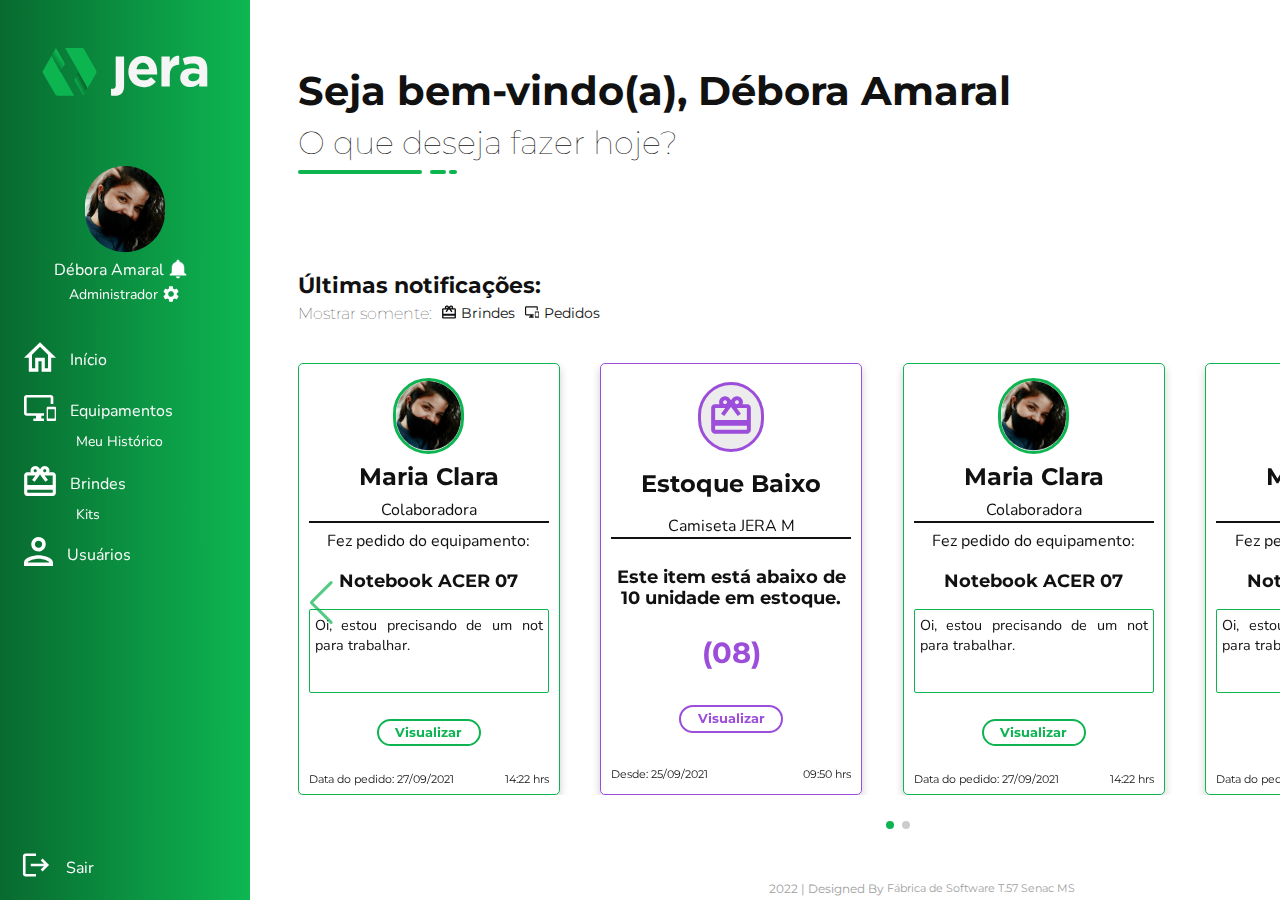
<file: main_content/index.html>
<!DOCTYPE html>
<html lang="en">
<head>
    <meta charset="UTF-8">
    <meta http-equiv="X-UA-Compatible" content="IE=edge">
    <meta name="viewport" content="width=device-width, initial-scale=1.0">
    <link href="https://fonts.googleapis.com/css2?family=Montserrat&display=swap" rel="stylesheet">
    <link href="https://fonts.googleapis.com/css2?family=Nunito&display=swap" rel="stylesheet">
    <link rel="icon" type="image/x-icon" href="../sidebar/imgs/favicon.svg">
    <link rel="stylesheet" href="style.css">
    <link rel="stylesheet" href="https://unpkg.com/swiper@8/swiper-bundle.min.css"/>
    <link rel="stylesheet" href="https://cdnjs.cloudflare.com/ajax/libs/font-awesome/6.1.1/css/all.min.css" integrity="sha512-KfkfwYDsLkIlwQp6LFnl8zNdLGxu9YAA1QvwINks4PhcElQSvqcyVLLD9aMhXd13uQjoXtEKNosOWaZqXgel0g==" crossorigin="anonymous" referrerpolicy="no-referrer" />
    <title>Início</title>
</head>
<body> 
    <header>
        <div class="container-welcome">
            <div class="welcome-userName">
                <h1 id="welcome">Seja bem-vindo(a),&#160;</h1>
                <h1 id="userName">Débora Amaral</h1>
            </div>
            <div class="interrogacao">
                <h2 id="interrogacao">O que deseja fazer hoje?</h2>
            </div>
            <div class="barrasVerde">
                <div class="barra1"></div>
                <div class="barra2"></div>
                <div class="barra3"></div>
            </div>
        </div>
    </header>
    <iframe src="../sidebar/index.html"></iframe>
    <section class="container-content">
        <div class="titulo-filtro">
            <h1 id="ult-not">Últimas notificações:</h1>
            <div class="filtro">
                <h2 id="mostrar-somente">Mostrar somente:</h2>
                <nav>
                    <ul>
                        <li>
                            <div class="icons-filtro">
                                <img src="imgs/brindes.svg" alt="icone brindes">
                            </div>
                            <a href="#" id="brindes">Brindes</a>
                        </li>
                        <li>
                            <div class="icons-filtro">
                                <img src="imgs/pedidos.svg" alt="icone pedidos">
                            </div>
                            <a href="#" id="pedidos">Pedidos</a>
                        </li>
                    </ul>
                </nav>
            </div>
        </div>
        <div class="carrossel">
            <div class="swiper mySwiper container">
                <div class="swiper-wrapper content">
                    <div class="swiper-slide card">
                        <div class="cardEquip">
                            <img src="../sidebar/imgs/minha_fota.png" alt="Foto Usuário" id="fotoPerfil">
                            <h1 id="userName-card" name="userName">Maria Clara</h1>
                            <p id="userLevel" name="userLevel">Colaboradora</p>
                            <p id="fezPedido">Fez pedido do equipamento:</p>
                            <h2 id="nomeEquip" name="nomeEquip">Notebook ACER 07</h2>
                            <p id="mensagemColab" name="mensagemColab">Oi, estou precisando de um not para trabalhar.</p>
                            <button class="equip-visualizarNot">Visualizar</button>
                            <div class="data-hora-pedido">
                                <div class="dataPedido">
                                    <p id="dataPedido">Data do pedido:&nbsp;</p>
                                    <p id="dataPedido" name="dataPedido">27/09/2021</p>
                                </div>
                                <div class="horaPedido">
                                    <p id="horaPedido" name="horaPedido">14:22&nbsp;</p>
                                    <p id="horaPedido">hrs</p>
                                </div>
                            </div>
                        </div>
                    </div>
                    <div class="swiper-slide card">
                        <div class="cardBrinde">
                            <div class="brindeCard">
                                <img src="imgs/brindesCard.svg" alt="Brindes Icone">
                            </div>
                            <h1 id="estoqueBaixo">Estoque Baixo</h1>
                            <p id="nomeBrinde" name="nomeBrinde">Camiseta JERA M</p>
                            <h2 id="mensagemEstoque">Este item está abaixo de 10 unidade em estoque.</h2>
                            <p id="qntBrinde" name="qntBrinde">(08)</p>
                            <button class="brinde-visualizarNot">Visualizar</button>
                            <div class="data-hora-pedido">
                                <div class="dataPedido">
                                    <p id="dataPedido">Desde:&nbsp;</p>
                                    <p id="dataPedido" name="dataPedido">25/09/2021</p>
                                </div>
                                <div class="horaPedido">
                                    <p id="horaPedido" name="horaPedido">09:50&nbsp;</p>
                                    <p id="horaPedido">hrs</p>
                                </div>
                            </div>
                        </div>
                    </div>
                    <div class="swiper-slide card">
                        <div class="cardEquip">
                            <img src="../sidebar/imgs/minha_fota.png" alt="Foto Usuário" id="fotoPerfil">
                            <h1 id="userName-card" name="userName">Maria Clara</h1>
                            <p id="userLevel" name="userLevel">Colaboradora</p>
                            <p id="fezPedido">Fez pedido do equipamento:</p>
                            <h2 id="nomeEquip" name="nomeEquip">Notebook ACER 07</h2>
                            <p id="mensagemColab" name="mensagemColab">Oi, estou precisando de um not para trabalhar.</p>
                            <button class="equip-visualizarNot">Visualizar</button>
                            <div class="data-hora-pedido">
                                <div class="dataPedido">
                                    <p id="dataPedido">Data do pedido:&nbsp;</p>
                                    <p id="dataPedido" name="dataPedido">27/09/2021</p>
                                </div>
                                <div class="horaPedido">
                                    <p id="horaPedido" name="horaPedido">14:22&nbsp;</p>
                                    <p id="horaPedido">hrs</p>
                                </div>
                            </div>
                        </div>
                    </div>
                    <div class="swiper-slide card">
                        <div class="cardEquip">
                            <img src="../sidebar/imgs/minha_fota.png" alt="Foto Usuário" id="fotoPerfil">
                            <h1 id="userName-card" name="userName">Maria Clara</h1>
                            <p id="userLevel" name="userLevel">Colaboradora</p>
                            <p id="fezPedido">Fez pedido do equipamento:</p>
                            <h2 id="nomeEquip" name="nomeEquip">Notebook ACER 07</h2>
                            <p id="mensagemColab" name="mensagemColab">Oi, estou precisando de um not para trabalhar.</p>
                            <button class="equip-visualizarNot">Visualizar</button>
                            <div class="data-hora-pedido">
                                <div class="dataPedido">
                                    <p id="dataPedido">Data do pedido:&nbsp;</p>
                                    <p id="dataPedido" name="dataPedido">27/09/2021</p>
                                </div>
                                <div class="horaPedido">
                                    <p id="horaPedido" name="horaPedido">14:22&nbsp;</p>
                                    <p id="horaPedido">hrs</p>
                                </div>
                            </div>
                        </div>
                    </div>
                    <div class="swiper-slide card">
                        <div class="cardEquip">
                            <img src="../sidebar/imgs/minha_fota.png" alt="Foto Usuário" id="fotoPerfil">
                            <h1 id="userName-card" name="userName">Maria Clara</h1>
                            <p id="userLevel" name="userLevel">Colaboradora</p>
                            <p id="fezPedido">Fez pedido do equipamento:</p>
                            <h2 id="nomeEquip" name="nomeEquip">Notebook ACER 07</h2>
                            <p id="mensagemColab" name="mensagemColab">Oi, estou precisando de um not para trabalhar.</p>
                            <button class="equip-visualizarNot">Visualizar</button>
                            <div class="data-hora-pedido">
                                <div class="dataPedido">
                                    <p id="dataPedido">Data do pedido:&nbsp;</p>
                                    <p id="dataPedido" name="dataPedido">27/09/2021</p>
                                </div>
                                <div class="horaPedido">
                                    <p id="horaPedido" name="horaPedido">14:22&nbsp;</p>
                                    <p id="horaPedido">hrs</p>
                                </div>
                            </div>
                        </div>
                    </div>
                    <div class="swiper-slide card">
                        <div class="cardEquip">
                            <img src="../sidebar/imgs/minha_fota.png" alt="Foto Usuário" id="fotoPerfil">
                            <h1 id="userName-card" name="userName">Maria Clara</h1>
                            <p id="userLevel" name="userLevel">Colaboradora</p>
                            <p id="fezPedido">Fez pedido do equipamento:</p>
                            <h2 id="nomeEquip" name="nomeEquip">Notebook ACER 07</h2>
                            <p id="mensagemColab" name="mensagemColab">Oi, estou precisando de um not para trabalhar.</p>
                            <button class="equip-visualizarNot">Visualizar</button>
                            <div class="data-hora-pedido">
                                <div class="dataPedido">
                                    <p id="dataPedido">Data do pedido:&nbsp;</p>
                                    <p id="dataPedido" name="dataPedido">27/09/2021</p>
                                </div>
                                <div class="horaPedido">
                                    <p id="horaPedido" name="horaPedido">14:22&nbsp;</p>
                                    <p id="horaPedido">hrs</p>
                                </div>
                            </div>
                        </div>
                    </div>
                </div>
            </div>
                <div class="swiper-button-next"></div>
                <div class="swiper-button-prev"></div>
                <div class="swiper-pagination"></div>
        </div>
    </section>
    <script src="https://unpkg.com/swiper@8/swiper-bundle.min.js"></script>
    <script>
        var swiper = new Swiper(".mySwiper", {
            slidesPerView:4,
            spaceBetween:10,
            slidesPerGroup:4,
            loop: true,
            loopFillGroupWithBlank: true,
            pagination: {
                el:".swiper-pagination",
                clickable: true,
            },
            navigation:{
                nextEl: ".swiper-button-next",
                prevEl: ".swiper-button-prev",
            },
        })
    </script>
    <footer>
        <p id="ano-designedBy"> 2022 | Designed By&nbsp;</p>
        <a href="#" id="fabricaSoftware">Fábrica de Software T.57&#160;</a>
        <a href="https://www.ms.senac.br/" target="_blank" id="fabricaSoftware">Senac MS</a>
    </footer>
</body>
</html>
</file>
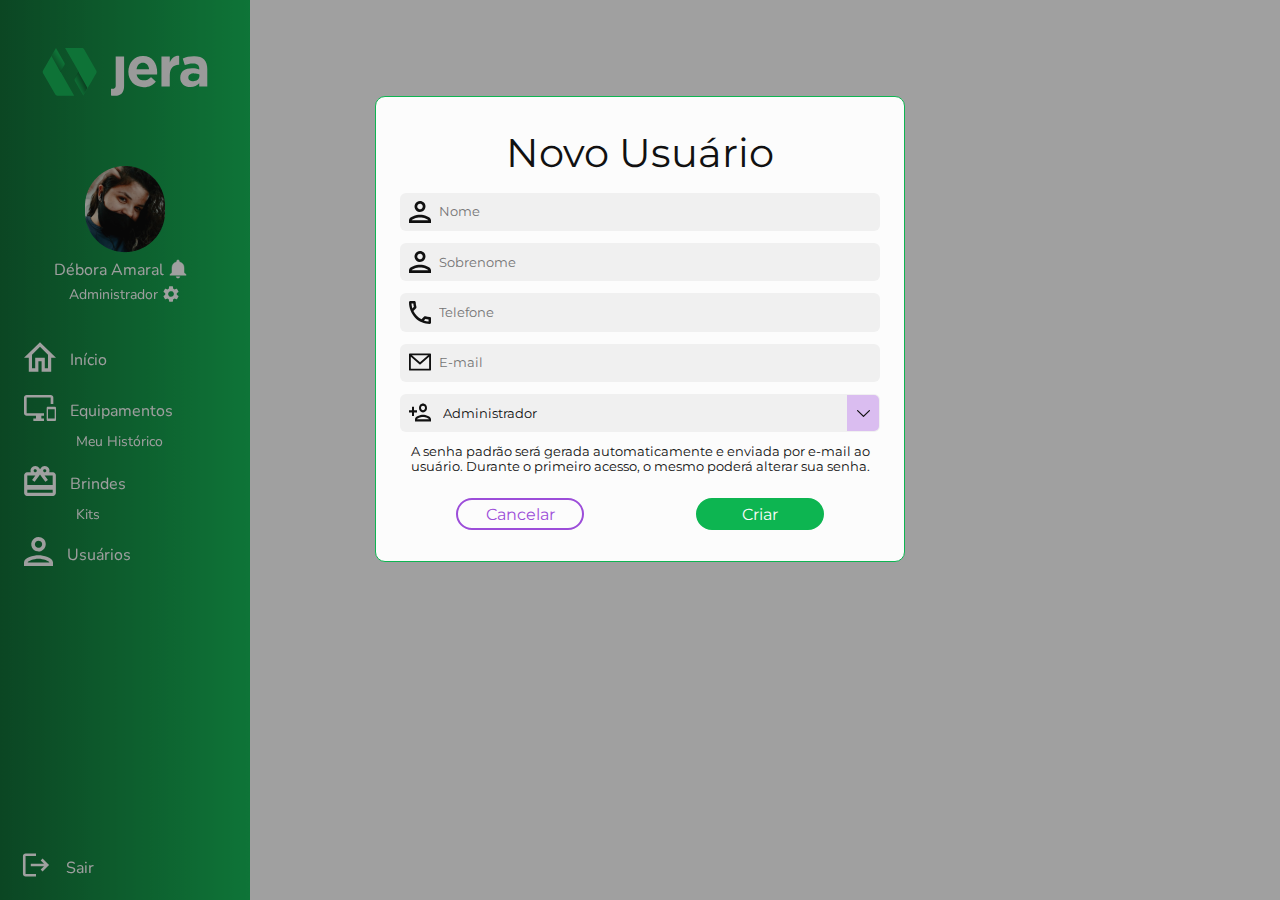
<file: newUser/index.html>
<!DOCTYPE html>
<html lang="en">
<head>
    <meta charset="UTF-8">
    <meta http-equiv="X-UA-Compatible" content="IE=edge">
    <meta name="viewport" content="width=device-width, initial-scale=1.0">
    <title>Novo Usuário</title>
    <link rel="stylesheet" href="style.css">
    <link href="https://fonts.googleapis.com/css2?family=Montserrat&display=swap" rel="stylesheet">
    <link rel="icon" type="image/x-icon" href="../sidebar/imgs/favicon.svg">
</head>
<body>
    <div class="sidebar">
        <iframe src="../sidebar/index.html" allowtransparency="yes"></iframe>
    </div>
    <div class="main-container">
        <main class="container-popup">
            <form class="form-newUser">
                <span class="newUser-form-title">
                    Novo Usuário
                </span>
                <div class="form-input">
                    <div class="icons">
                        <img src="imgs/userIcon.svg" id="icon" alt="Icone Nome">
                    </div>
                    <input class="input-newUser" type="text" id="nome" name="nome" placeholder="Nome" autocomplete="off">
                </div>
                <div class="form-input">
                    <div class="icons">
                        <img src="imgs/userIcon.svg" id="icon" alt="Icone Sobrenome">
                    </div>
                    <input class="input-newUser" type="text" id="sobrenome" name="sobrenome" placeholder="Sobrenome" autocomplete="off">
                </div>
                <div class="form-input">
                    <div class="icons">
                        <img src="imgs/telIcon.svg" id="icon" alt="Icone Telefone">
                    </div>
                    <input class="input-newUser" type="tel" id="telefone" name="telefone" placeholder="Telefone" autocomplete="off">
                </div>
                <div class="form-input">
                    <div class="icons">
                        <img src="imgs/emailIcon.svg" id="icon-widthBigger" alt="Icone E-mail">
                    </div>
                    <input class="input-newUser" type="email" id="email" name="email" placeholder="E-mail" autocomplete="off">
                </div>
                <div class="form-input">
                    <div class="icons">
                        <img src="imgs/nivelUserIcon.svg" id="icon-widthBigger" alt="Icone Perfil do Usuário">
                    </div>
                    <select class="nivelUsuario" id="nivelUsuario" name="nivelUsuario" placeholder="Nível do Usuário">
                        <option value="administrador">Administrador</option>
                        <option value="colaborador">Colaborador</option>
                        <option value="gestor">Gestor</option>
                    </select>
                    <span class="custom-arrow"></span>
                </div>
                <p id="aviso">A senha padrão será gerada automaticamente e enviada por e-mail ao usuário. Durante o primeiro acesso, o mesmo poderá alterar sua senha.</p>
                <div class="btns-cancelar-criar">
                    <button class="btn-cancelar">
                        Cancelar
                    </button>
                    <button class="btn-criar">
                        Criar
                    </button>
                </div>
            </form>
        </main>
    </div>
</body>
</html>
</file>
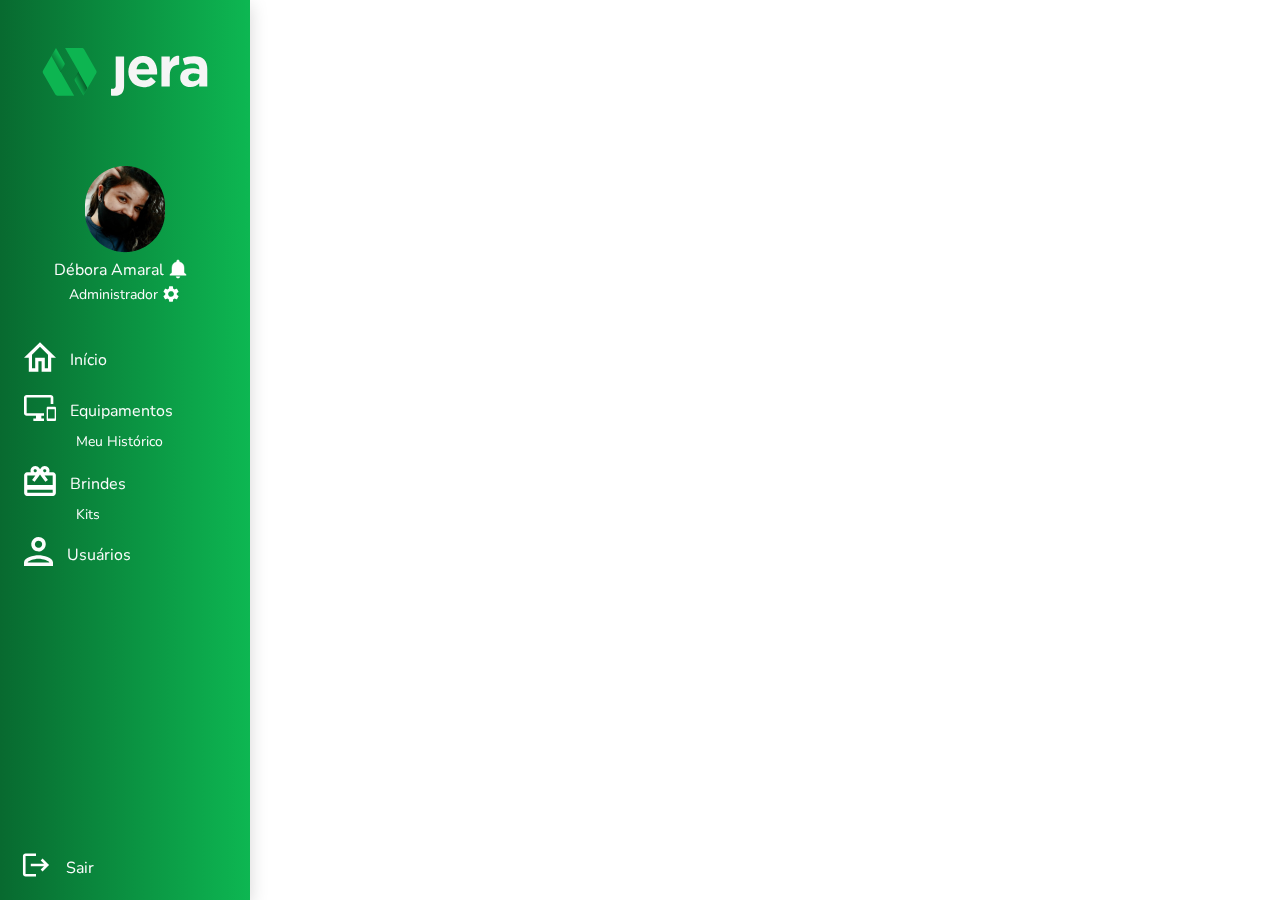
<file: sidebar/index.html>
<!DOCTYPE html>
<html lang="en">
<head>
    <meta charset="UTF-8">
    <meta http-equiv="X-UA-Compatible" content="IE=edge">
    <meta name="viewport" content="width=device-width, initial-scale=1.0">
    <title>Jera Sidebar</title>
    <link rel="stylesheet" href="style.css">
    <link rel="icon" type="image/x-icon" href="imgs/favicon.svg">
    <link href="https://fonts.googleapis.com/css2?family=Nunito&display=swap" rel="stylesheet">
</head>
<body>
    <aside class="sidebar">
        <nav>
            <div class="logo">
                <img src="imgs/logo.svg" alt="Logo" width="172px" height="48px">
            </div>
            <div class="perfil">
                <a href="#">
                    <img id="fotoPerfil" src="imgs/minha_fota.png" alt="Foto de Perfil">
                </a> 
                <div class="nome-sino">
                    <a href="#" id="userName">Débora Amaral</a>
                    <div class="sino-notificacao">
                        <a href="#"><img src="imgs/notificacao.svg" alt="Sino de Notificação" id="iconSino"></a>
                    </div>
                </div>
                <div class="nivel-engrenagem">
                    <p2 id="userLevel">Administrador</p2>
                    <div class="engrenagem">
                        <a href="#"><img src="imgs/engrenagem.svg" alt="Engrenagem" id="iconEngrenagem"></a>
                    </div>
                </div>
            </div>
            <div class="menu">
                <ul>
                    <li id="inicio">
                        <div class="inicio">
                            <img id="icons" src="imgs/home.svg" alt="Início" width="32px" height="32px">
                        </div>
                        <a href="../main_content/index.html" id="menu-a">Início</a>
                    </li>
                    <li>
                        <div>
                            <img id="icons" src="imgs/equipamento.svg" alt="Equipamentos" width="32px" height="32px">
                        </div>
                        <div>
                            <a href="#" id="menu-a">Equipamentos</a>
                        </div>
                        <div class="submenu">
                            <a href="#">Meu Histórico</a>
                        </div>
                    </li>
                    <li>
                        <div>
                            <img id="icons" src="imgs/brinde.svg" alt="Brindes" width="32px" height="32px">
                        </div>
                        <div>
                            <a href="#" id="menu-a">Brindes</a>
                        </div>
                        <div class="submenu">
                            <a href="#" id="kits-margin-left">Kits</a>
                        </div>
                    </li>
                    <li>
                        <div>
                            <img id="icons" src="imgs/usuarios.svg" alt="Usuários" width="29px" height="29px">
                        </div>
                        <a href="../newUser/index.html" target="_top" id="menu-a">Usuários</a>
                    </li>
                </ul>
            </div>
            <div class="logout">
                <div class="sair">
                    <img src="imgs/sair.svg" alt="Sair" width="32px" height="32px">
                </div>  
                <a href="#" id="menu-a">Sair</a>
            </div>
        </nav>
    </aside>
</body>
</html>
</file>
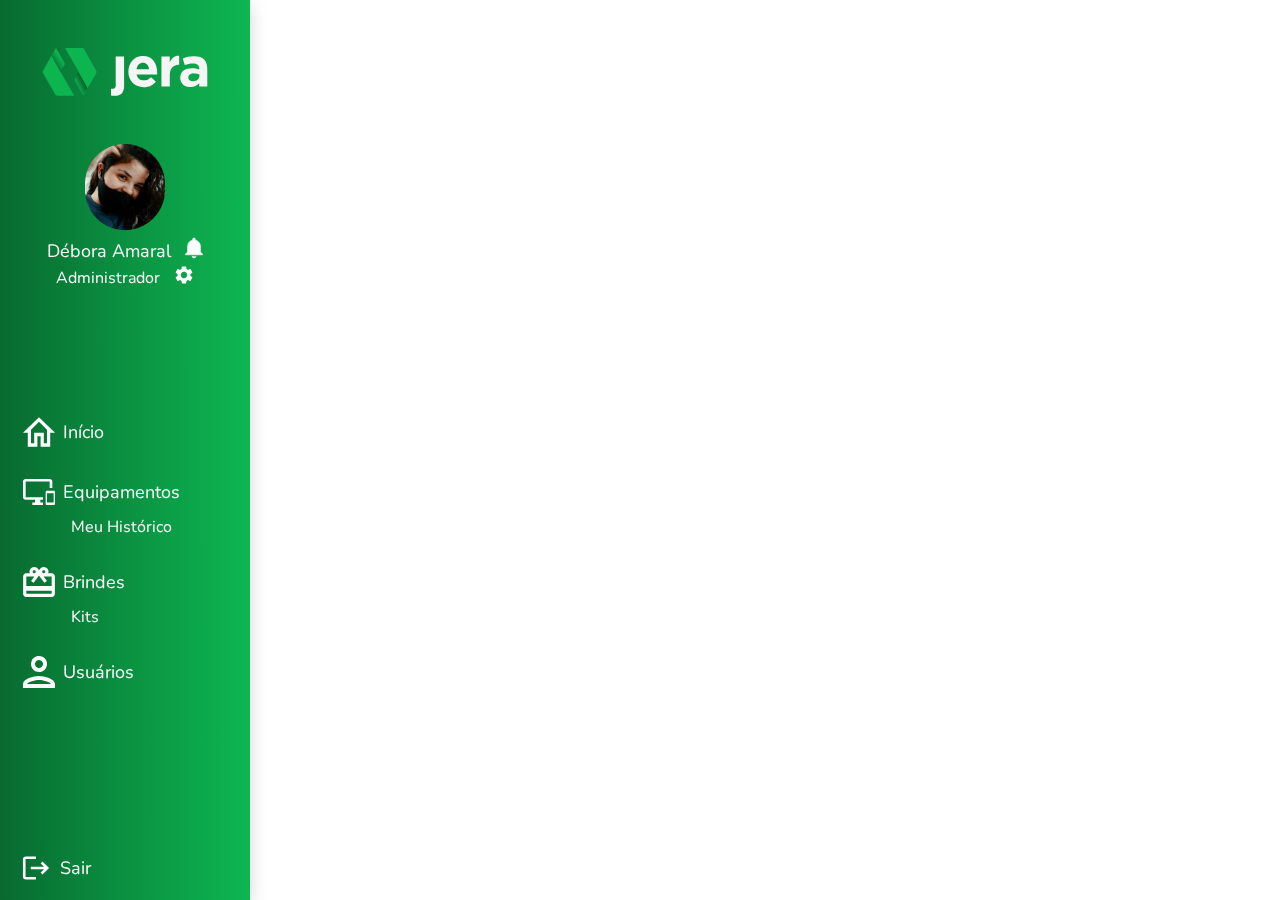
<file: Historico-emprestimo 4.1.3/Barra lateral atualizada/index.html>
<!DOCTYPE html>
<html lang="en">
<head>
    <meta charset="UTF-8">
    <meta http-equiv="X-UA-Compatible" content="IE=edge">
    <meta name="viewport" content="width=device-width, initial-scale=1.0">
    <title>Jera Sidebar</title>
    <link rel="stylesheet" href="style.css">
    <link rel="icon" type="image/x-icon" href="imgs/favicon.svg">
    <link href="https://fonts.googleapis.com/css2?family=Nunito&display=swap" rel="stylesheet">
</head>
<body>
    <aside class="sidebar">
        <div class="logoJera">
            <img src="imgs/logo.svg" alt="Logo Jera" id="logoJera">
        </div>
        <nav class="navigation">
            <div class="contain-perfil-menu">
                <div class="perfil">
                    <a href="#" target="_top">
                        <img src="imgs/minha_fota.png" alt="Foto de Perfil" id="fotoPerfil">
                    </a>
                    <div class="user-sino">
                        <a href="#" id="userName" target="_top">Débora Amaral</a>
                        <a href="#"><img src="imgs/notificacao.svg" alt="Sino de Notificação" id="iconSino"></a>
                    </div>
                    <div class="nivel-engrenagem">
                        <p id="userLevel">Administrador</p>
                        <div class="engrenagem">
                            <a href="#" target="_top"><img src="imgs/engrenagem.svg" alt="Engrenagem" id="iconEngrenagem"></a>
                        </div>
                    </div>
                </div>
                <div class="menu">
                    <ul>
                        <li>
                            <a href="../main_content/index.html" target="_top" class="menu-a">
                                <img class="icons" src="imgs/home.svg" alt="Icone Início">
                                Início
                            </a>
                        </li>
                        <li>
                            <a href="#" target="_top" class="menu-a">
                                <img class="icons" src="imgs/equipamento.svg" alt="Icone Equipamentos">
                                Equipamentos
                            </a>
                            <div class="submenu">
                                <a href="#">Meu Histórico</a>
                            </div>
                        </li>
                        <li>
                            <a href="#" target="_top" class="menu-a">
                                <img class="icons" src="imgs/brinde.svg" alt="Icone Brindes">
                                Brindes
                            </a>
                            <div class="submenu">
                                <a href="#">Kits</a>
                            </div>
                        </li>
                        <li>
                            <a href="#" target="_top" class="menu-a">
                                <img class="icons" src="imgs/usuarios.svg" alt="Icone Usuários">
                                Usuários
                            </a>
                        </li>
                    </ul>
                </div>
            </div>
            <div class="logout">
                <a href="#" class="menu-a">
                    <img src="imgs/sair.svg" alt="Icone Sair">
                    Sair
                </a>
            </div>
        </nav>
    </aside>
</body>
</html>
</file>
<file: main_content/style.css>
*{
    padding: 0px;
    margin: 0px;
    font-family: 'Montserrat', sans-serif;
    color: #111;
}

body{
    display: grid;
    grid-template-areas: 
    "sidebar header"
    "sidebar carrossel"
    "sidebar footer";

    grid-template-columns: max-content;
    grid-template-rows: 15rem 1fr 1.5rem;
}

header{
    grid-area: header;
    display: flex;
}

.container-welcome{
    display: flex;
    flex-direction: column;
    justify-content: center;
    margin-left: 3rem;
    bottom: 0;
}

.welcome-userName{
    display: flex;
    flex-direction: row;
}

#welcome{
    font-size: 2.5rem;
}

#userName{
    font-size: 2.5rem;
}

.interrogacao{
    margin-top: 8px;
}

#interrogacao{
    font-size: 2rem;
    font-weight: lighter;
}

.barrasVerde{
    display: flex;
    flex-direction: row;
    margin-top: 8px;
}

.barra1{
    background-color: #0DB551;
    width: 124px;
    height: 4px;
    border-radius: 2px;
}

.barra2{
    background-color: #0DB551;
    width: 16px;
    height: 4px;
    border-radius: 2px;
    margin-left: 8px;
}

.barra3{
    background-color: #0DB551;
    width: 8px;
    height: 4px;
    border-radius: 2px;
    margin-left: 3px;
}

iframe{
    height: 100vh;
    width: 15.6rem;
    border: none;
    grid-area: sidebar;
}

.container-content{
    width: auto;
    height: auto;
    display: flex;
    flex-direction: column;
    padding: 0;
    margin: 2rem 0 1.5rem 3rem;
    grid-area: carrossel;
}

#ult-not{
    font-size: 22px;
}

.filtro{
    display: flex;
    margin-top: 5px;
}

#mostrar-somente{
    font-size: 16px;
    font-weight: lighter;
}

.filtro ul{
    display: flex;
    flex-direction: row;
    margin-left: 10px;
}

.filtro li{
    list-style: none;
    display: flex;
    justify-content: center;
    margin-right: 10px;
}

.filtro a{
    text-decoration: none;
    font-size: 14px;
    margin-left: 5px;
}

.icons-filtro{
    width: 14px;
    height: 14px;
}

#brindes:hover, #pedidos:active{
    color: #9C4DD9;
}

#pedidos:hover, #pedidos:active{
    color: #0DB551;
}

.carrossel{
    display: flex;
    align-items: center;
    justify-content: center;
    position: relative;
    margin: 2.5rem 6rem 0 0;
    padding: 0 0 3rem 0;
}

.cardEquip, .cardBrinde{
    width: 15rem;
    height: 26rem;
    display: flex;
    flex-direction: column;
    text-align: center;
    justify-content: space-around;
    box-shadow: 0 4px 8px 0 rgba(0,0,0,0.2);
    transition: 0.3s;
    border-radius: 5px;
    padding: 10px 10px 4px 10px;
}

.cardEquip{
    border: 1px solid #0DB451;
}

.cardBrinde{
    border: 1px solid #9C4DD9;
}

.cardEquip:hover, .cardBrinde:hover{
    box-shadow: 0 8px 16px 0 rgba(0,0,0,0.2);
}

.cardEquip img{
    max-width: 70px;
    max-height: 70px;
    border: 3px solid #0DB451;
    border-radius: 50px;
    align-self: center;
}

.brindeCard{
    max-width: 70px;
    max-height: 70px;
    padding: 10px;
    background-color: #ececec;
    border: 3px solid #9C4DD9;
    border-radius: 50px;
    align-self: center;
}

#userName-card, #estoqueBaixo{
    font-size: 1.5rem;
}

#userLevel, #nomeBrinde{
    font-size: 1rem;
    border-bottom: 2px solid #111;
    font-family: "Nunito", sans-serif;
}

#fezPedido{
    font-size: 1rem;
    font-family: "Nunito", sans-serif;
}

#nomeEquip, #mensagemEstoque{
    font-size: 1.1rem;
    margin: 10px 0px;
}

#mensagemColab{
    height: 4.5rem;
    font-size: 0.9rem;
    border: 1px solid #0DB451;
    border-radius: 2px;
    text-align: justify;
    padding: 5px;
    font-family: "Nunito", sans-serif;
}

.equip-visualizarNot, .brinde-visualizarNot{
    width: 6.5rem;
    height: 1.7rem;
    font-size: 0.8rem;
    font-weight: bold;
    outline: none;
    border-radius: 40px;
    background-color: transparent;
    cursor: pointer;
    align-self: center;
    margin: 18px 0px;
}

.equip-visualizarNot{
    color: #0DB451;
    border: 2px solid #0DB451;
}

.brinde-visualizarNot{
    color: #9C4DD9;
    border: 2px solid #9C4DD9;
}

#qntBrinde{
    font-size: 1.8rem;
    color: #9C4DD9;
    font-weight: bold;
}

.data-hora-pedido{
    bottom: 0;
    font-size: 0.7rem;
    display: flex;
    justify-content: space-between;
}

.dataPedido, .horaPedido{
    display: flex;
    flex-direction: row;
}

footer{
    height: 1.5rem;
    font-size: 0.7rem;
    color: #9E9E9E;
    display: flex;
    flex-direction: row;
    justify-content: center;
    align-items: center;
    grid-area: footer;
}

#ano-designedBy{
    text-decoration: none;
    font-size: 12px;
    color: #9E9E9E;
}

#fabricaSoftware{
    text-decoration: none;
    color: #9E9E9E;
}

#fabricaSoftware:hover{
    color: #0DB451;
    font-weight: bold;
}

.swiper{
    width: 1200px;
}

.swiper-pagination{
    position: absolute;
}

.swiper-button-next::after, .swiper-button-prev::after{
    color: #0DB451;
    opacity: 0.7;
}

.swiper-pagination .swiper-pagination-bullet-active{
    background: #0DB451; 
}
</file>
<file: newUser/style.css>
*{
    padding: 0px;
    margin: 0px;
    font-family: 'Montserrat', sans-serif;
    color: #111;
}

body{
    display: flex;
}

iframe{
    height: auto;
    width: 15.6rem;
    border: none;
}

.sidebar{
    display: flex;
    position: absolute;
    height: 100%;
    z-index: -1;
}

.main-container{
    width: 100%;
    height: 100vh;
    display: flex;
    flex-direction: column;
    align-items: center;
    z-index: 1;
    background-color: rgba(17, 17, 17, 0.40);
}

.container-popup{
    width: 30rem;
    height: 26rem;
    top: 6rem;
    margin: 0 auto;
    padding: 24px;
    display: flex;
    justify-content: center;
    position: relative;
    z-index: 2;
    background-color: #fcfcfc;
    border: 1px solid #0db551;
    border-radius: 10px;
}

.form-newUser{
    font-family: "Montserrat", sans-serif;
    width: 100%;
    display: flex;
    flex-direction: column;
    justify-content: center;
    color: #111;
}

.newUser-form-title{
    font-size: 2.5rem;
    text-align: center;
    margin-bottom: 1rem;
}

.form-input{
    background-color: #F0F0F0;
    color: 868686;
    margin-bottom: 12px;
    display: flex;
    height: 1.4rem;
    padding: 7px 8px;
    border: 1px solid transparent;
    border-radius: 6px;
    position: relative;
}

.form-input:hover{
    border: 1px solid #9C4DD9;
}

.input-newUser{
    font-size: 0.8rem;
    border: none;
    background-color: transparent;
    width: 100%;
    outline: none;
    color: #111;
    font-family: "Montserrat", sans-serif;
    display: block;
}

.nivelUsuario{
    width: 100%;
    background-color: transparent;
    border: none;
    outline: none;
    cursor: pointer;
    font-size: 0.84rem;
    color: #111;
    padding-right: 2rem;
}

.nivelUsuario option{
    background-color: #F0F0F0;
    color: #111;
    font-size: 0.9rem;
}

.nivelUsuario option::after{
    border-radius: 20px;
    color: red;
} 

.nivelUsuario option:checked{
    background-color: #9c4dd971;
}


.custom-arrow{
    display: block;
    position: absolute;
    top: 0;
    right: 0;
    bottom: 0;
    width: 2rem;
    height: 100%;
    background-color: #DABDF0;
    border-top-right-radius: 5px;
    border-bottom-right-radius: 5px;
    pointer-events: none;
    background-image: url(imgs/customArrow.svg);
    background-repeat: no-repeat;
    background-size: 0.8rem;
    background-position: center;
}

.icons{
    padding-right: 0.5rem;
}

#icon{
    width: 1.4rem;
    height: 1.4rem;
}

#icon-widthBigger{
    width: 1.4rem;
    height: 1.3rem;
}

#aviso{
    padding: 0 10px;
    font-size: 0.80rem;
    text-align: center;
}

.btns-cancelar-criar{
    display: flex;
    justify-content: space-around;
    margin-top: 1.5rem;

}

.btn-cancelar{
    width: 8rem;
    height: 2rem;
    font-size: 1rem;
    outline: none;
    border: 2px solid #9C4DD9;
    border-radius: 40px;
    color: #9C4DD9;
    background-color: transparent;
    font-family: "Montserrat", sans-serif;
    cursor: pointer;
}

.btn-criar{
    width: 8rem;
    height: 2rem;
    font-size: 1rem;
    outline: none;
    border: 2px solid #0db551;
    border-radius: 40px;
    color: #fcfcfc;
    background-color: #0db551;
    font-family: "Montserrat", sans-serif;
    cursor: pointer;
}
</file>
<file: sidebar/style.css>
*{
    padding: 0px;
    margin: 0px;
    font-family: 'Nunito', sans-serif;
    color: #fcfcfc;
}

.sidebar{
    width: 15.6rem;
    height: 100%;
    float: left;
    position: fixed;
    align-content: space-between;
    background: linear-gradient(269.92deg, #12FF72 -93.1%, #075B29 119.1%);
    filter: drop-shadow(0px 5px 9px rgba(0, 0, 0, 0.161));
}

.logo{
    text-align: center;
    padding-top: 3rem;
    padding-bottom: 4rem;
}

.perfil{
    display: block;
    text-align: center;
}

.perfil a{
    text-decoration: none;
    font-size: 16px;
}

.nome-sino{
    display: flex;
    justify-content: center;

}

.sino-notificacao{
    padding-left: 4px;
}

#iconSino{
    width: 20px;
    height: 20px;
    cursor: pointer;
    margin-right: 8px;
}

.nivel-engrenagem{
    display: flex;
    justify-content: center;
    font-size: 14px; 
}

.engrenagem{
    padding-left: 4px;
}

#iconEngrenagem{
    width: 18px;
    height: 18px;
    cursor: pointer;
}

.menu{
    margin-top: 2rem;
    display: flex;
    flex-wrap: wrap;
}

.menu li{
    list-style: none;
    display: flex;
    flex-wrap: wrap;
    flex-direction: row;
    align-items: center;
    margin-left: 16px;
    border-left: 4px solid transparent;
    padding-left: 4px;
}

.menu li:not(:last-child){
    margin-bottom: 0.8rem;
}

.menu a{
    margin-bottom: 0;
    margin-right: 70px;
}

.menu li:hover{
    border-left-color: #12FF72;
}

.inicio:active{
    border-left: 4px;
    border-left-color: #12FF72;
    padding-left: 4px;
}

.submenu a{
    list-style: none;
    font-size: 14px;
    text-decoration: none;
    margin-left: 52px;
}

#icons{
    cursor: pointer;
}

#menu-a{
    text-decoration: none;
    margin-left: 14px;
    font-size: 16px;
}

.logout{
    bottom: 0;
    margin-left: 20px;
    display: flex;
    flex-direction: row;
    position: absolute;
    align-items: center;
    margin-bottom: 0.8rem;
}

.designedBy-footer{
    width: 100%;
    height: 50px;
    margin-left: 120px;
    bottom: 0;
    position: fixed;
}

.senac-sobreNos{
    width: 100%;
    bottom: 0;
    margin-bottom: 8px;
    display: flex;
    flex-direction: row;
    position: absolute;
    justify-content: center;
    text-align: center;
    font-size: 12px;
    color: #ccc;
}

#ano-designedBy{
    text-decoration: none;
    font-size: 12px;
    color: #ccc;
}

#fabricaSoftware{
    text-decoration: none;
    color: #ccc;
}

#fabricaSoftware:hover{
    color: #0DB451
}
</file>
<file: Historico-emprestimo 4.1.3/Barra lateral atualizada/style.css>
*{
    padding: 0px;
    margin: 0px;
    font-family: 'Nunito', sans-serif;
    color: #fcfcfc;
}

.sidebar{
    width: 15.6rem;
    height: 100vh;
    float: left;
    position: fixed;
    display: flex;
    flex-direction: column;
    justify-content: space-between;
    gap: 2rem;
    background: linear-gradient(269.92deg, #12FF72 -93.1%, #075B29 119.1%);
    filter: drop-shadow(0px 5px 9px rgba(0, 0, 0, 0.161));
}

.logoJera{
    display: flex;
    justify-content: center;
    align-items: center;
    padding-top: 3rem;
}

.navigation{
    height: 84%;
    display: flex;
    flex-direction: column;
    justify-content: space-between;
    margin: 16px;
}

.contain-perfil-menu{
    height: 74%;
    display: flex;
    flex-direction: column;
    justify-content: space-between;
}

.perfil{
    display: flex;
    flex-direction: column;
    justify-content: center;
    align-items: center;
}

.user-sino{
    display: flex;
    align-items: center;
    justify-content: center;
    gap: 14px;
}

.user-sino a{
    text-decoration: none;
    font-size: 18px;
}

#iconSino{
    width: 18px;
}

.nivel-engrenagem{
    display: flex;
    align-items: center;
    justify-content: center;
    gap: 14px;
    font-size: 16px;
}

.menu ul{
    list-style: none;
    gap: 20px;
    display: flex;
    flex-direction: column;
}

.menu li{
    border-left: 3px solid transparent;
    padding: 4px;
    gap: 8px;
    display: flex;
    flex-direction: column;
}

.menu li:hover{
    border-left-color: #12FF72;
    transition: 0.2s;
}

.menu li:active{
    border-left: 3px;
    border-left-color: #12FF72;
}

.menu a{
    text-decoration: none;
}

.menu-a img{
    width: 32px;
}

.menu-a{
    display: flex;
    align-items: center;
    font-size: 18px;
    gap: 8px;
}

.submenu a{
    font-size: 16px;
    margin-left: 3rem;
}

.logout a{
    text-decoration: none;
    margin-left: 4px;
}
</file>
